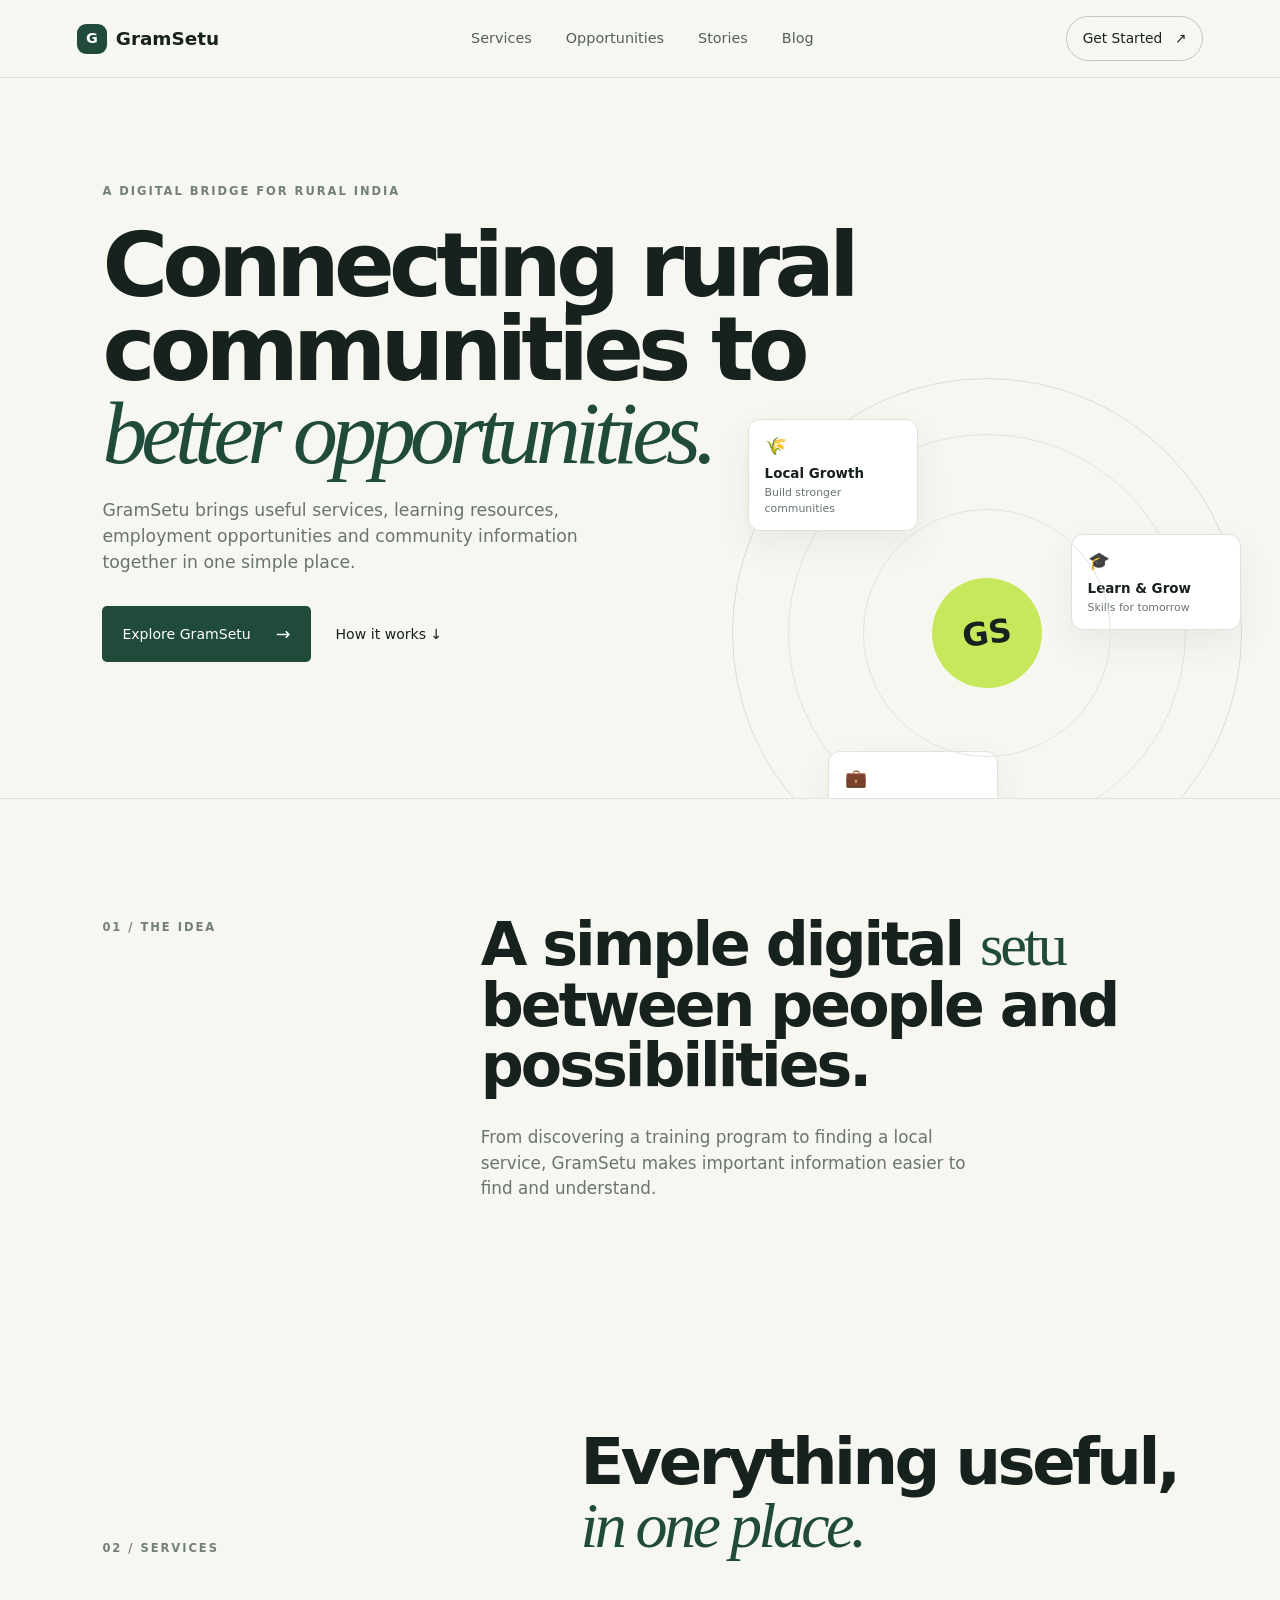
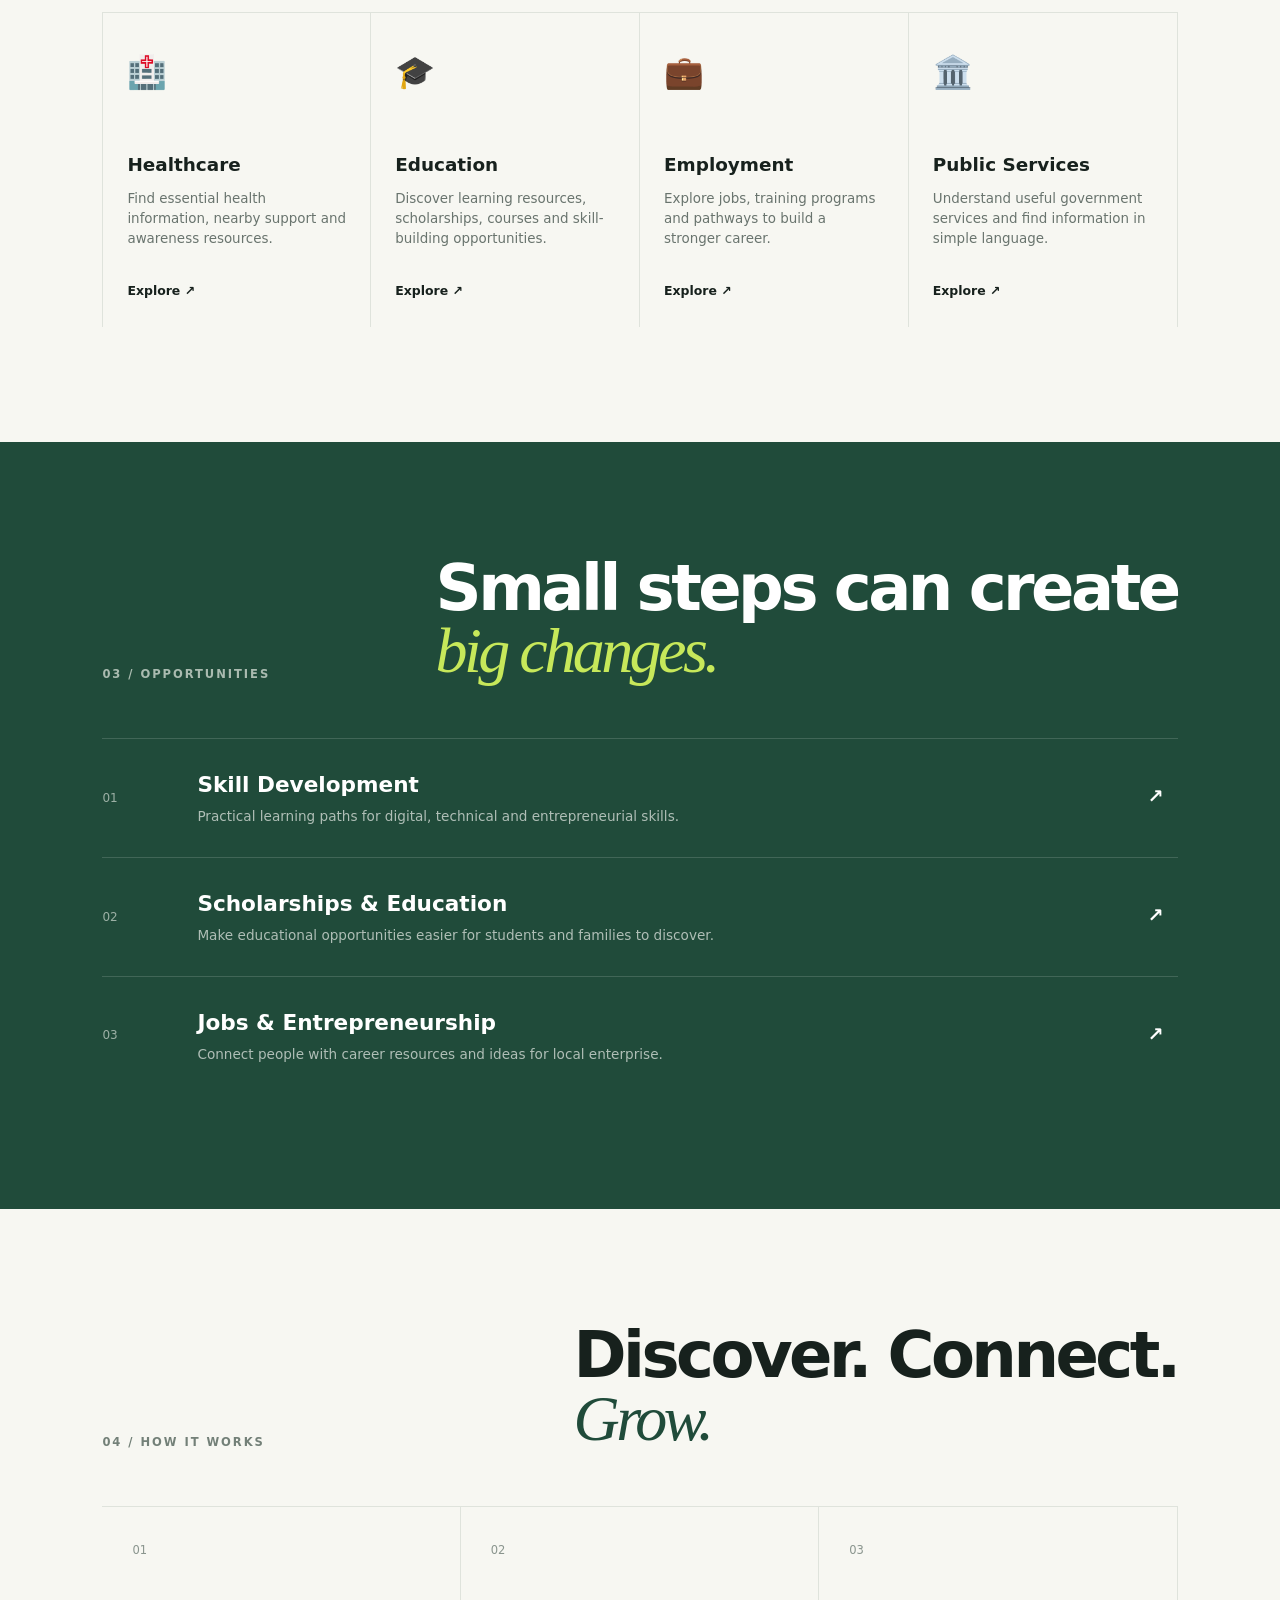
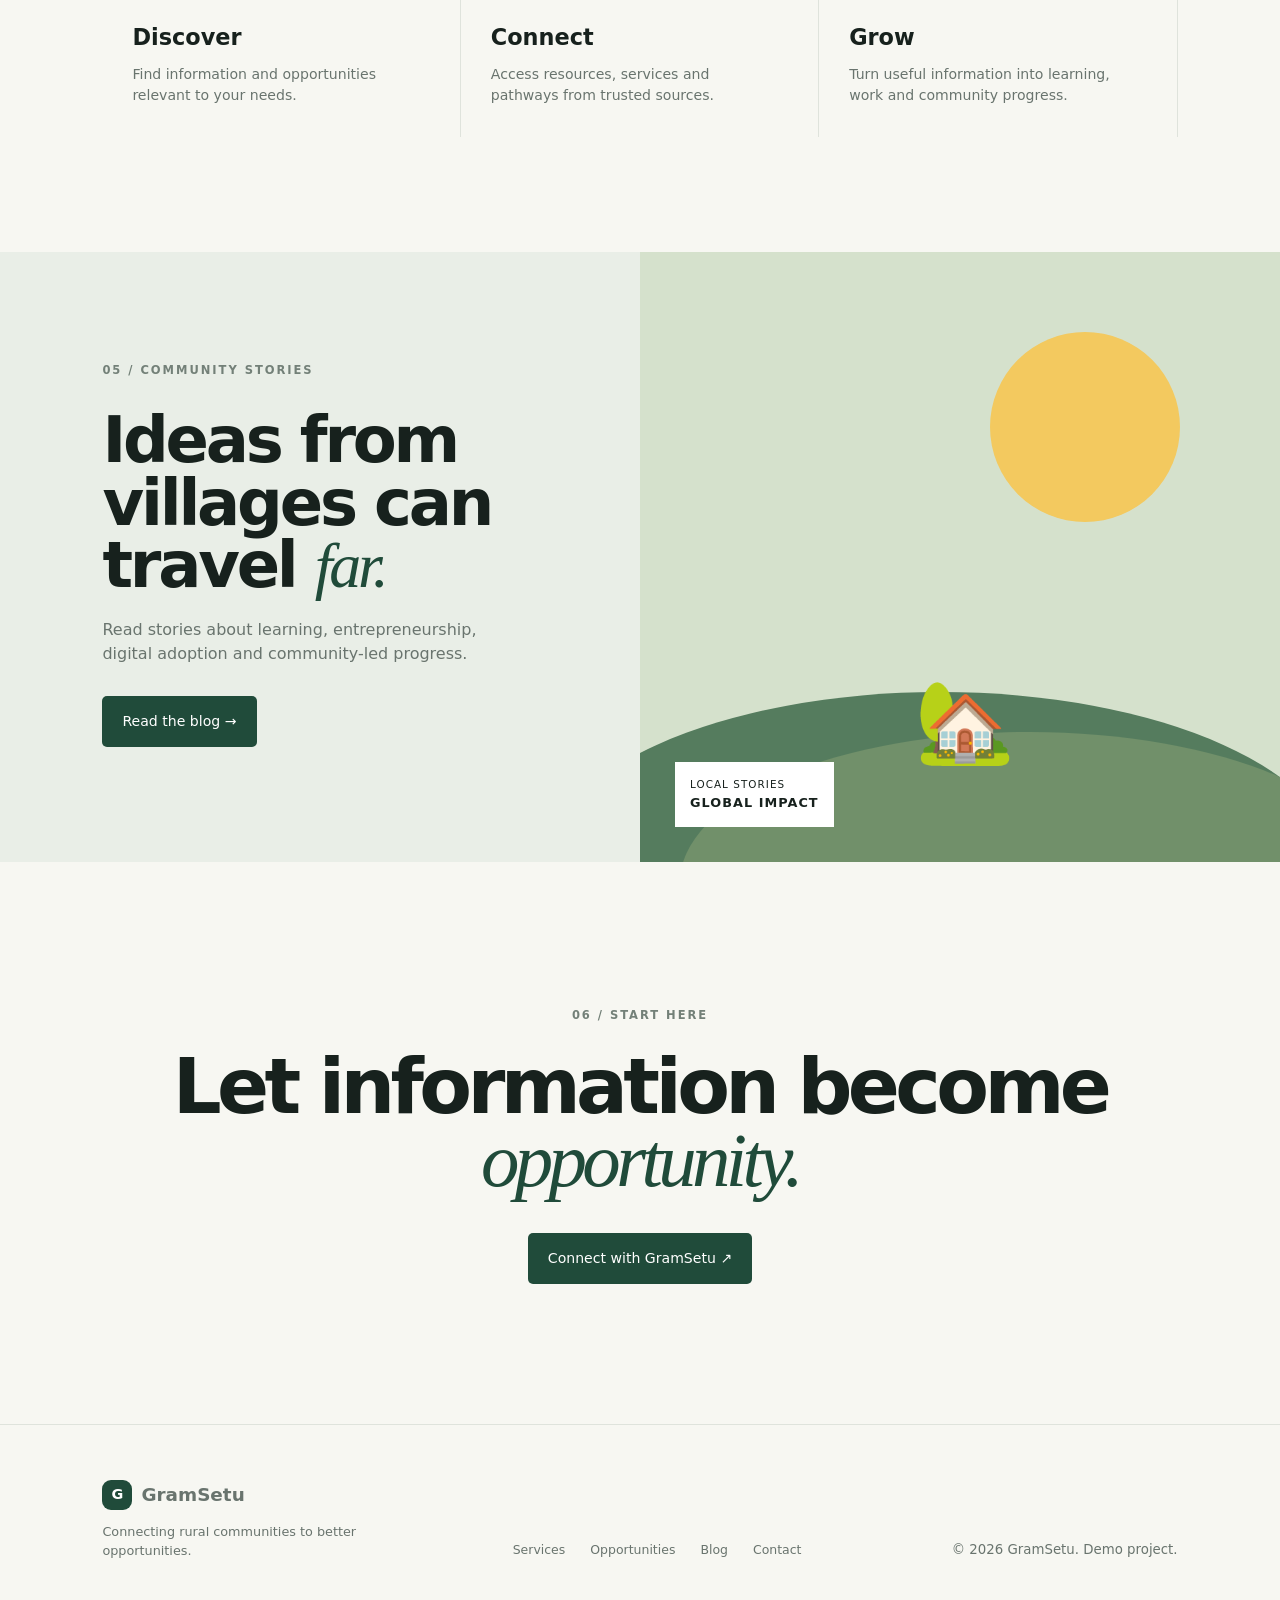
<file: index.html>
<!DOCTYPE html>
<html lang="en">
<head>
  <meta charset="UTF-8">
  <meta name="viewport" content="width=device-width, initial-scale=1.0">
  <meta name="description" content="GramSetu connects rural communities with services, opportunities, education and useful information.">
  <title>GramSetu — Connecting Rural India</title>
  <link rel="stylesheet" href="style.css">
</head>
<body>
  <header class="nav">
    <a class="logo" href="index.html"><span>G</span> GramSetu</a>
    <nav>
      <a href="#services">Services</a>
      <a href="#opportunities">Opportunities</a>
      <a href="#stories">Stories</a>
      <a href="blog.html">Blog</a>
    </nav>
    <a class="nav-btn" href="#contact">Get Started <span>↗</span></a>
    <button class="menu" aria-label="Open menu">☰</button>
  </header>

  <main>
    <section class="hero">
      <div class="eyebrow reveal">A DIGITAL BRIDGE FOR RURAL INDIA</div>
      <h1 class="reveal">Connecting rural communities to <em>better opportunities.</em></h1>
      <p class="hero-copy reveal">GramSetu brings useful services, learning resources, employment opportunities and community information together in one simple place.</p>
      <div class="hero-actions reveal">
        <a class="primary" href="#services">Explore GramSetu <span>→</span></a>
        <a class="text-link" href="#how">How it works ↓</a>
      </div>
      <div class="hero-orbit">
        <div class="orbit-card card-one">🌾<strong>Local Growth</strong><small>Build stronger communities</small></div>
        <div class="orbit-card card-two">🎓<strong>Learn & Grow</strong><small>Skills for tomorrow</small></div>
        <div class="orbit-card card-three">💼<strong>Find Opportunities</strong><small>Discover new paths</small></div>
        <div class="center-mark">GS</div>
      </div>
    </section>

    <section class="intro reveal">
      <div><span class="section-label">01 / THE IDEA</span></div>
      <h2>A simple digital <span>setu</span> between people and possibilities.</h2>
      <p>From discovering a training program to finding a local service, GramSetu makes important information easier to find and understand.</p>
    </section>

    <section id="services" class="section">
      <div class="section-head reveal"><span class="section-label">02 / SERVICES</span><h2>Everything useful,<br><em>in one place.</em></h2></div>
      <div class="grid four">
        <article class="feature reveal"><div class="icon">🏥</div><h3>Healthcare</h3><p>Find essential health information, nearby support and awareness resources.</p><a href="#">Explore ↗</a></article>
        <article class="feature reveal"><div class="icon">🎓</div><h3>Education</h3><p>Discover learning resources, scholarships, courses and skill-building opportunities.</p><a href="#">Explore ↗</a></article>
        <article class="feature reveal"><div class="icon">💼</div><h3>Employment</h3><p>Explore jobs, training programs and pathways to build a stronger career.</p><a href="#">Explore ↗</a></article>
        <article class="feature reveal"><div class="icon">🏛️</div><h3>Public Services</h3><p>Understand useful government services and find information in simple language.</p><a href="#">Explore ↗</a></article>
      </div>
    </section>

    <section id="opportunities" class="dark-section">
      <div class="section-head light reveal"><span class="section-label">03 / OPPORTUNITIES</span><h2>Small steps can create<br><em>big changes.</em></h2></div>
      <div class="opportunity-list">
        <div class="op reveal"><span>01</span><div><h3>Skill Development</h3><p>Practical learning paths for digital, technical and entrepreneurial skills.</p></div><b>↗</b></div>
        <div class="op reveal"><span>02</span><div><h3>Scholarships & Education</h3><p>Make educational opportunities easier for students and families to discover.</p></div><b>↗</b></div>
        <div class="op reveal"><span>03</span><div><h3>Jobs & Entrepreneurship</h3><p>Connect people with career resources and ideas for local enterprise.</p></div><b>↗</b></div>
      </div>
    </section>

    <section id="how" class="process section">
      <div class="section-head reveal"><span class="section-label">04 / HOW IT WORKS</span><h2>Discover. Connect.<br><em>Grow.</em></h2></div>
      <div class="steps">
        <div class="step reveal"><span>01</span><h3>Discover</h3><p>Find information and opportunities relevant to your needs.</p></div>
        <div class="step reveal"><span>02</span><h3>Connect</h3><p>Access resources, services and pathways from trusted sources.</p></div>
        <div class="step reveal"><span>03</span><h3>Grow</h3><p>Turn useful information into learning, work and community progress.</p></div>
      </div>
    </section>

    <section id="stories" class="story">
      <div class="story-copy reveal"><span class="section-label">05 / COMMUNITY STORIES</span><h2>Ideas from villages can travel <em>far.</em></h2><p>Read stories about learning, entrepreneurship, digital adoption and community-led progress.</p><a class="primary" href="blog.html">Read the blog →</a></div>
      <div class="story-visual reveal"><div class="sun"></div><div class="hill h1"></div><div class="hill h2"></div><div class="house">🏡</div><div class="story-tag">LOCAL STORIES<br><strong>GLOBAL IMPACT</strong></div></div>
    </section>

    <section id="contact" class="cta reveal">
      <span class="section-label">06 / START HERE</span>
      <h2>Let information become<br><em>opportunity.</em></h2>
      <a class="primary" href="mailto:hello@gramsetu.example">Connect with GramSetu ↗</a>
    </section>
  </main>

  <footer>
    <div><a class="logo" href="#"><span>G</span> GramSetu</a><p>Connecting rural communities to better opportunities.</p></div>
    <div class="footer-links"><a href="#services">Services</a><a href="#opportunities">Opportunities</a><a href="blog.html">Blog</a><a href="#contact">Contact</a></div>
    <small>© 2026 GramSetu. Demo project.</small>
  </footer>
  <script src="script.js"></script>
</body>
</html>
</file>
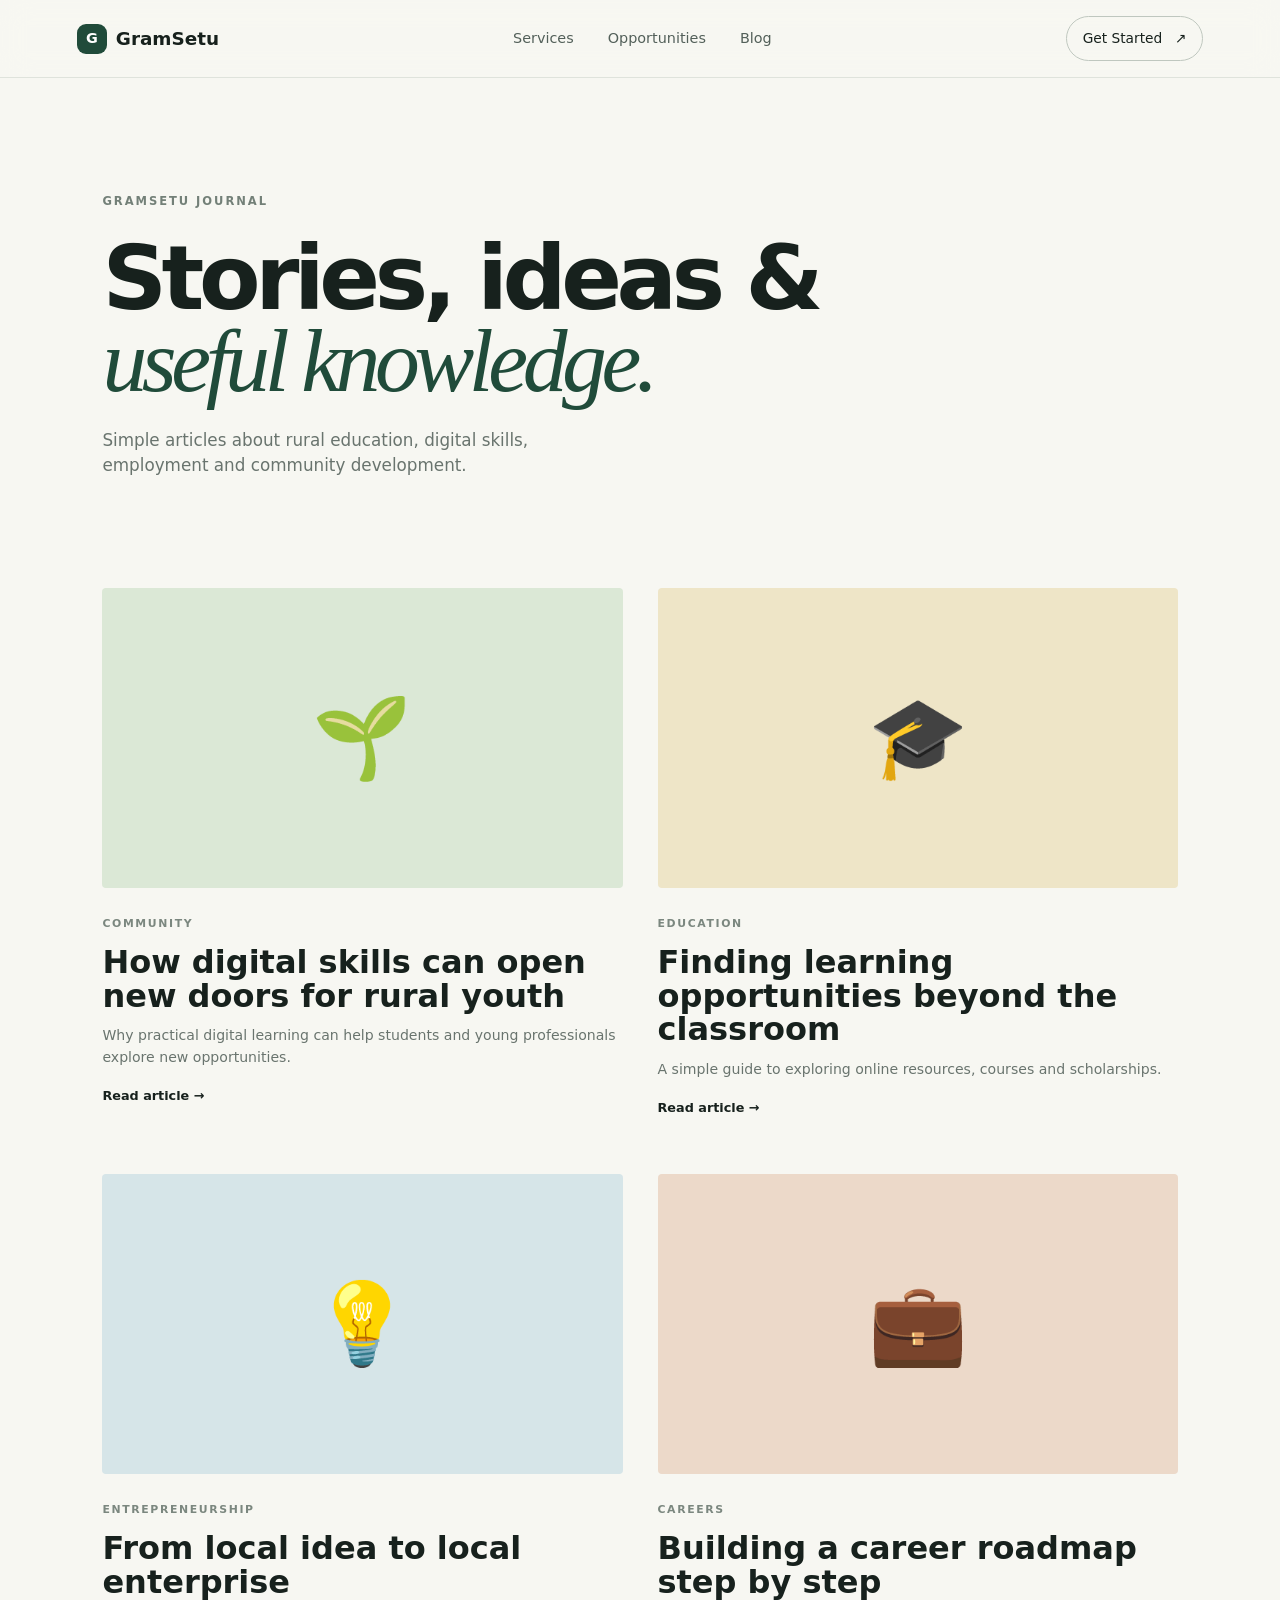
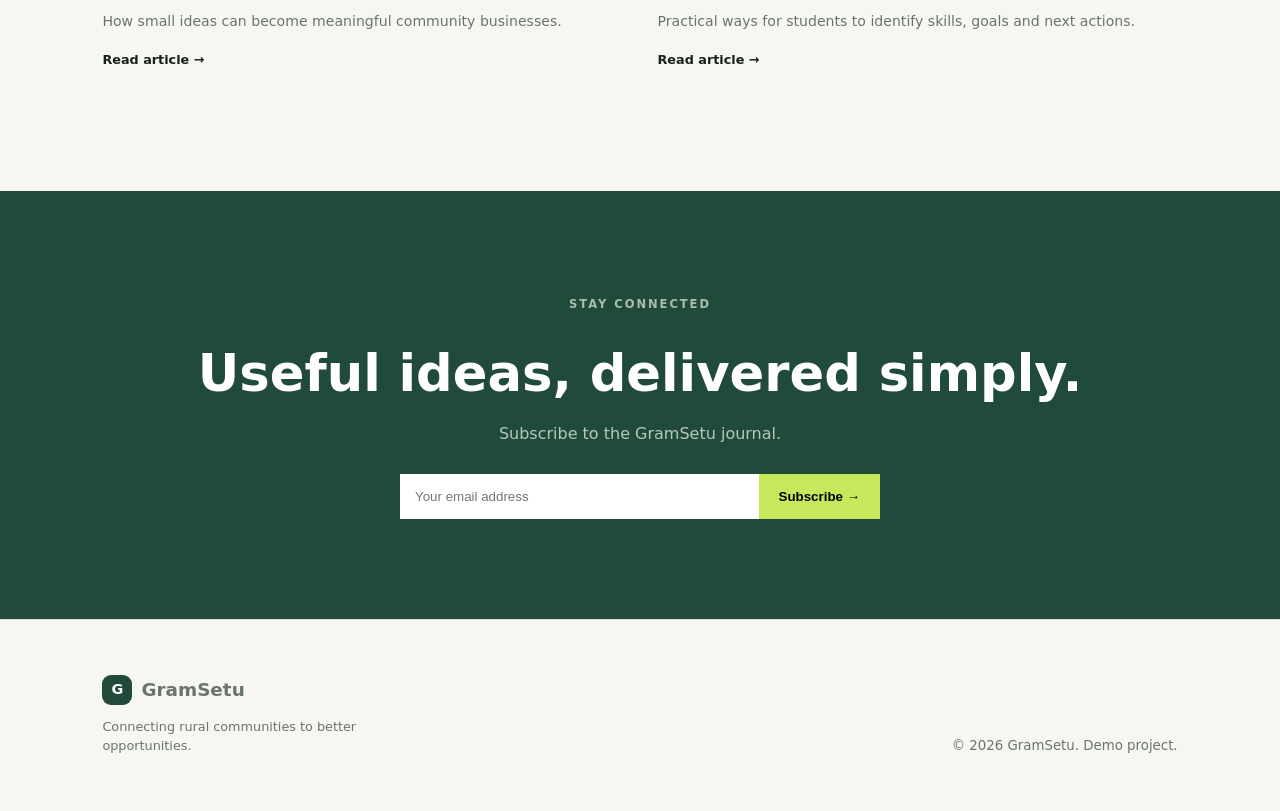
<file: blog.html>
<!DOCTYPE html>
<html lang="en">
<head>
<meta charset="UTF-8"><meta name="viewport" content="width=device-width, initial-scale=1.0">
<meta name="description" content="GramSetu stories and articles about rural education, skills, careers and communities.">
<title>GramSetu Blog</title><link rel="stylesheet" href="style.css">
</head>
<body>
<header class="nav"><a class="logo" href="index.html"><span>G</span> GramSetu</a><nav><a href="index.html#services">Services</a><a href="index.html#opportunities">Opportunities</a><a href="blog.html">Blog</a></nav><a class="nav-btn" href="index.html#contact">Get Started <span>↗</span></a><button class="menu">☰</button></header>
<main>
<section class="blog-hero"><span class="section-label">GRAMSETU JOURNAL</span><h1>Stories, ideas &<br><em>useful knowledge.</em></h1><p>Simple articles about rural education, digital skills, employment and community development.</p></section>
<section class="blog-grid">
<article class="post featured"><div class="post-image green">🌱</div><span>COMMUNITY</span><h2>How digital skills can open new doors for rural youth</h2><p>Why practical digital learning can help students and young professionals explore new opportunities.</p><a href="#">Read article →</a></article>
<article class="post"><div class="post-image gold">🎓</div><span>EDUCATION</span><h2>Finding learning opportunities beyond the classroom</h2><p>A simple guide to exploring online resources, courses and scholarships.</p><a href="#">Read article →</a></article>
<article class="post"><div class="post-image blue">💡</div><span>ENTREPRENEURSHIP</span><h2>From local idea to local enterprise</h2><p>How small ideas can become meaningful community businesses.</p><a href="#">Read article →</a></article>
<article class="post"><div class="post-image orange">💼</div><span>CAREERS</span><h2>Building a career roadmap step by step</h2><p>Practical ways for students to identify skills, goals and next actions.</p><a href="#">Read article →</a></article>
</section>
<section class="newsletter"><span class="section-label">STAY CONNECTED</span><h2>Useful ideas, delivered simply.</h2><p>Subscribe to the GramSetu journal.</p><form onsubmit="event.preventDefault(); alert('Thanks for subscribing!');"><input type="email" placeholder="Your email address" required><button>Subscribe →</button></form></section>
</main>
<footer><div><a class="logo" href="index.html"><span>G</span> GramSetu</a><p>Connecting rural communities to better opportunities.</p></div><small>© 2026 GramSetu. Demo project.</small></footer>
<script src="script.js"></script>
</body></html>
</file>
<file: style.css>
:root{--ink:#17211d;--muted:#69746e;--paper:#f7f7f2;--green:#204b3a;--lime:#c7e85a;--line:#dfe3dc;--white:#fff}
*{box-sizing:border-box;margin:0;padding:0}html{scroll-behavior:smooth}body{font-family:Inter,ui-sans-serif,system-ui,-apple-system,Segoe UI,sans-serif;background:var(--paper);color:var(--ink);line-height:1.5}a{text-decoration:none;color:inherit}.nav{height:78px;padding:0 6vw;display:flex;align-items:center;justify-content:space-between;border-bottom:1px solid var(--line);position:sticky;top:0;background:rgba(247,247,242,.88);backdrop-filter:blur(15px);z-index:20}.logo{font-weight:800;font-size:1.15rem;display:flex;align-items:center;gap:9px}.logo span{display:grid;place-items:center;background:var(--green);color:white;width:30px;height:30px;border-radius:9px;font-size:.9rem}.nav nav{display:flex;gap:34px;font-size:.9rem;color:#53605a}.nav nav a:hover{color:var(--ink)}.nav-btn{border:1px solid #bfc7bf;padding:11px 16px;border-radius:30px;font-size:.86rem}.nav-btn span{margin-left:8px}.menu{display:none;border:0;background:none;font-size:1.5rem}.hero{min-height:720px;padding:105px 8vw 90px;position:relative;overflow:hidden}.eyebrow,.section-label{font-size:.72rem;letter-spacing:.17em;font-weight:800;color:#738078}.hero h1{font-size:clamp(3.2rem,7vw,7.1rem);line-height:.93;letter-spacing:-.065em;max-width:900px;margin:24px 0}.hero h1 em,.section-head em,.story em,.cta em,.blog-hero em{font-family:Georgia,serif;font-weight:400;color:var(--green)}.hero-copy{max-width:520px;color:var(--muted);font-size:1.08rem}.hero-actions{display:flex;gap:25px;align-items:center;margin-top:30px}.primary{display:inline-flex;gap:25px;align-items:center;background:var(--green);color:white;padding:15px 20px;border-radius:5px;font-size:.88rem}.primary span{font-size:1.1rem}.text-link{font-size:.88rem}.hero-orbit{position:absolute;width:510px;height:510px;right:3vw;bottom:-90px;border:1px solid #d7ddd5;border-radius:50%}.hero-orbit:before,.hero-orbit:after{content:"";position:absolute;border:1px solid #dfe4dc;border-radius:50%;inset:55px}.hero-orbit:after{inset:130px}.center-mark{position:absolute;inset:0;margin:auto;width:110px;height:110px;border-radius:50%;display:grid;place-items:center;background:var(--lime);font-size:2rem;font-weight:900;transform:rotate(-8deg)}.orbit-card{position:absolute;background:white;border:1px solid var(--line);box-shadow:0 14px 35px #25382d12;padding:13px 16px;border-radius:12px;width:170px;font-size:1.1rem}.orbit-card strong{display:block;font-size:.84rem;margin-top:5px}.orbit-card small{display:block;color:var(--muted);font-size:.68rem}.card-one{top:40px;left:15px}.card-two{right:0;top:155px}.card-three{bottom:20px;left:95px}.intro,.section,.process{padding:115px 8vw}.intro{display:grid;grid-template-columns:1fr 2fr;gap:30px;border-top:1px solid var(--line)}.intro h2{font-size:clamp(2.2rem,4.7vw,4.8rem);line-height:1;letter-spacing:-.05em}.intro h2 span{font-family:Georgia,serif;font-weight:400;color:var(--green)}.intro p{grid-column:2;max-width:520px;color:var(--muted);font-size:1.05rem}.section-head{display:flex;justify-content:space-between;align-items:end;margin-bottom:55px}.section-head h2{font-size:clamp(2.6rem,5vw,5rem);line-height:.98;letter-spacing:-.055em}.grid{display:grid}.four{grid-template-columns:repeat(4,1fr);border-top:1px solid var(--line)}.feature{padding:35px 24px 25px;border-right:1px solid var(--line);min-height:290px}.feature:first-child{border-left:1px solid var(--line)}.icon{font-size:2rem;margin-bottom:55px}.feature h3{font-size:1.15rem;margin-bottom:10px}.feature p{font-size:.84rem;color:var(--muted);margin-bottom:28px}.feature a{font-size:.78rem;font-weight:700}.dark-section{background:var(--green);color:white;padding:115px 8vw}.dark-section .section-label{color:#aabbb0}.light h2 em{color:var(--lime)}.op{display:grid;grid-template-columns:70px 1fr 30px;gap:25px;padding:30px 0;border-top:1px solid #ffffff26;align-items:center}.op>span{font-size:.75rem;color:#9cb0a5}.op h3{font-size:1.35rem}.op p{color:#afbeb6;font-size:.85rem;margin-top:5px}.op b{font-size:1.2rem}.steps{display:grid;grid-template-columns:repeat(3,1fr);border-top:1px solid var(--line)}.step{padding:30px;border-right:1px solid var(--line);min-height:230px}.step span{font-size:.72rem;color:#8a958e}.step h3{margin:60px 0 10px;font-size:1.4rem}.step p{color:var(--muted);font-size:.88rem;max-width:280px}.story{display:grid;grid-template-columns:1fr 1fr;min-height:610px}.story-copy{padding:110px 8vw;background:#e9eee7;display:flex;flex-direction:column;align-items:flex-start}.story-copy h2{font-size:clamp(2.6rem,5vw,5rem);line-height:.98;letter-spacing:-.05em;margin:30px 0 20px}.story-copy p{max-width:420px;color:var(--muted);margin-bottom:30px}.story-visual{background:#d5e1cc;position:relative;overflow:hidden}.sun{width:190px;height:190px;border-radius:50%;background:#f3c95f;position:absolute;top:80px;right:100px}.hill{position:absolute;border-radius:50% 50% 0 0}.h1{background:#557c5e;width:800px;height:360px;bottom:-190px;left:-100px}.h2{background:#71906a;width:700px;height:300px;bottom:-170px;right:-100px}.house{position:absolute;bottom:80px;left:43%;font-size:5rem}.story-tag{position:absolute;left:35px;bottom:35px;background:white;padding:15px;font-size:.65rem;letter-spacing:.1em}.story-tag strong{font-size:.8rem}.cta{text-align:center;padding:140px 8vw}.cta h2{font-size:clamp(3rem,6vw,6.5rem);line-height:.95;letter-spacing:-.06em;margin:25px 0 35px}footer{padding:55px 8vw;border-top:1px solid var(--line);display:flex;justify-content:space-between;align-items:end;color:var(--muted)}footer p{font-size:.8rem;margin-top:12px;max-width:260px}.footer-links{display:flex;gap:25px;font-size:.78rem}.blog-hero{padding:110px 8vw 90px}.blog-hero h1{font-size:clamp(3.4rem,7vw,7rem);line-height:.92;letter-spacing:-.06em;margin:25px 0}.blog-hero p{max-width:530px;color:var(--muted);font-size:1.05rem}.blog-grid{padding:20px 8vw 120px;display:grid;grid-template-columns:repeat(2,1fr);gap:55px 35px}.post-image{height:300px;border-radius:4px;display:grid;place-items:center;font-size:5rem;margin-bottom:22px}.green{background:#dbe8d6}.gold{background:#eee5c7}.blue{background:#d6e5e8}.orange{background:#ecd9c9}.post>span{font-size:.68rem;letter-spacing:.15em;font-weight:800;color:#7b877f}.post h2{font-size:clamp(1.6rem,2.5vw,2.4rem);line-height:1.05;margin:12px 0}.post p{color:var(--muted);font-size:.88rem;max-width:560px;margin-bottom:15px}.post a{font-size:.8rem;font-weight:800}.newsletter{background:var(--green);color:white;padding:100px 8vw;text-align:center}.newsletter .section-label{color:#aabbb0}.newsletter h2{font-size:clamp(2.4rem,4vw,4rem);margin:20px 0 10px}.newsletter p{color:#b9c7bf}.newsletter form{display:flex;max-width:480px;margin:28px auto 0}.newsletter input{flex:1;padding:15px;border:0;outline:0}.newsletter button{border:0;padding:0 20px;background:var(--lime);font-weight:800}.reveal{opacity:0;transform:translateY(24px);transition:opacity .7s ease,transform .7s ease}.reveal.show{opacity:1;transform:none}
@media(max-width:900px){.nav nav,.nav-btn{display:none}.menu{display:block}.hero{padding-top:80px}.hero-orbit{position:relative;right:auto;bottom:auto;margin:70px auto 0;width:390px;height:390px}.four{grid-template-columns:repeat(2,1fr)}.feature:nth-child(2){border-right:0}.feature:nth-child(3){border-left:1px solid var(--line)}.intro{grid-template-columns:1fr}.intro p{grid-column:auto}.story{grid-template-columns:1fr}.story-visual{min-height:470px}.blog-grid{grid-template-columns:1fr}}
@media(max-width:600px){.nav{padding:0 5vw}.hero,.intro,.section,.dark-section,.blog-hero,.blog-grid,.cta{padding-left:5vw;padding-right:5vw}.hero{min-height:auto;padding-top:70px}.hero h1{font-size:3.4rem}.hero-orbit{width:310px;height:310px}.orbit-card{width:145px}.card-one{left:-5px}.card-two{right:-5px}.card-three{left:40px}.center-mark{width:75px;height:75px;font-size:1.4rem}.four,.steps{grid-template-columns:1fr}.feature{border-left:1px solid var(--line)!important;border-right:1px solid var(--line)!important;border-bottom:1px solid var(--line)}.section-head{display:block}.section-head .section-label{display:block;margin-bottom:25px}.op{grid-template-columns:35px 1fr 20px}.story-copy{padding:80px 5vw}.story-visual{min-height:380px}.sun{right:40px}.house{left:35%}.newsletter form{flex-direction:column;gap:8px}.newsletter button{padding:14px}footer{padding:45px 5vw;display:block}.footer-links{margin-top:30px;flex-wrap:wrap}}
</file>
